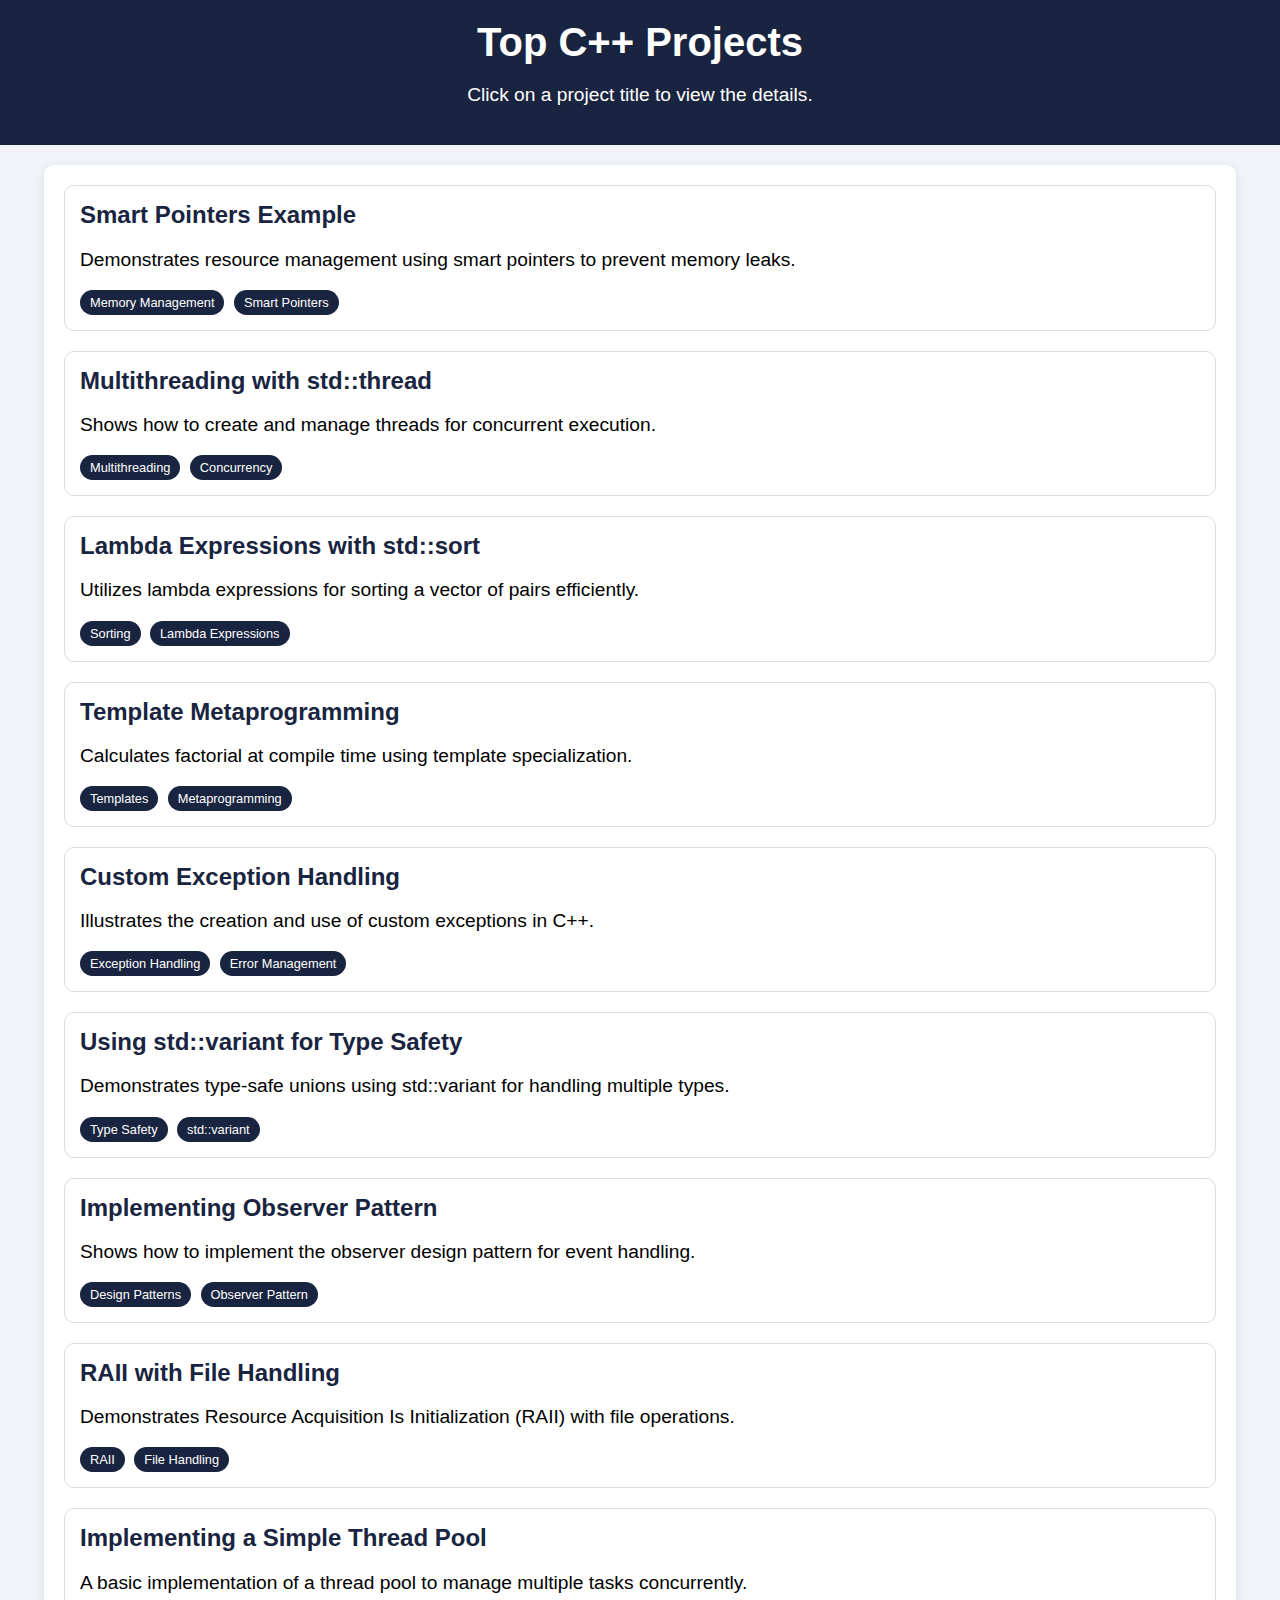
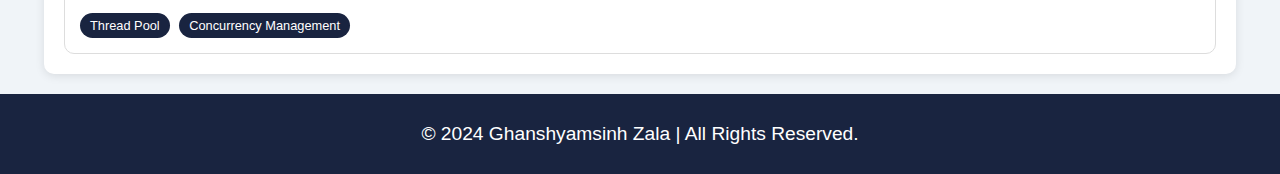
<file: C++/index.html>
<!DOCTYPE html>
<html lang="en">
<head>
    <meta charset="UTF-8">
    <meta name="viewport" content="width=device-width, initial-scale=1.0">
    <title>C++</title>
    <style>
        body {
            font-family: 'Arial', sans-serif;
            margin: 0;
            padding: 0;
            background-color: #f0f4f8;
            transition: background-color 0.3s, color 0.3s;
        }
        header {
            background: #192440;
            color: white;
            padding: 20px 0;
            text-align: center;
            position: relative;
        }
        h1 {
            margin: 0;
            font-size: 2.5em;
        }
        p {
            font-size: 1.2em;
        }
        main {
            max-width: 90%;
            margin: 20px auto;
            padding: 20px;
            background: white;
            border-radius: 10px;
            box-shadow: 0 2px 10px rgba(0, 0, 0, 0.1);
            display: flex;
            flex-direction: column;
            gap: 20px;
        }
        .project {
            padding: 15px;
            border: 1px solid #dddddd;
            border-radius: 10px;
            transition: background-color 0.3s, transform 0.3s;
            position: relative;
            overflow: hidden;
        }
        .project:hover {
            background-color: #f9f9f9;
            transform: translateY(-5px);
            box-shadow: 0 4px 20px rgba(0, 0, 0, 0.1);
        }
        .project h2 {
            margin: 0;
            font-size: 1.5em;
        }
        .project a {
            text-decoration: none;
            color: #192440;
            font-weight: bold;
        }
        .project a:hover {
            text-decoration: underline;
        }
        .project-description {
            display: flex;
            flex-direction: column;
            justify-content: space-between;
        }
        footer {
            text-align: center;
            padding: 10px 0;
            background: #192440;
            color: white;
        }
        .badge {
            background-color: #192440; 
            color: white; 
            padding: 5px 10px; 
            border-radius: 20px; 
            font-size: 0.8em; 
            margin-right: 5px; 
            display: inline-block; 
        }
    </style>
</head>
<body>
    <header>
        <h1>Top C++ Projects</h1>
        <p>Click on a project title to view the details.</p>
    </header>
    <main>
        <div class="project">
           <h2><a href="https://github.com/GZ30eee/C-Consteallation/tree/master/C%2B%2B/Smart_Pointer_Implementation" target="_blank">Smart Pointers Example</a></h2>
           <div class="project-description">
               <p>Demonstrates resource management using smart pointers to prevent memory leaks.</p>
               <div class="badges">
                   <span class="badge">Memory Management</span>
                   <span class="badge">Smart Pointers</span>
               </div>
           </div>
       </div>

       <div class="project">
           <h2><a href="https://github.com/GZ30eee/C-Consteallation/tree/master/C%2B%2B/Multithreading_with_std_thread" target="_blank">Multithreading with std::thread</a></h2>
           <div class="project-description">
               <p>Shows how to create and manage threads for concurrent execution.</p>
               <div class="badges">
                   <span class="badge">Multithreading</span>
                   <span class="badge">Concurrency</span>
               </div>
           </div>
       </div>

       <div class="project">
           <h2><a href="https://github.com/GZ30eee/C-Consteallation/tree/master/C%2B%2B/Lambda_Expressions_with_std_sort" target="_blank">Lambda Expressions with std::sort</a></h2>
           <div class="project-description">
               <p>Utilizes lambda expressions for sorting a vector of pairs efficiently.</p>
               <div class="badges">
                   <span class="badge">Sorting</span>
                   <span class="badge">Lambda Expressions</span>
               </div>
           </div>
       </div>

       <div class="project">
           <h2><a href="https://github.com/GZ30eee/C-Consteallation/tree/master/C%2B%2B/Template_Metaprogramming" target="_blank">Template Metaprogramming</a></h2>
           <div class="project-description">
               <p>Calculates factorial at compile time using template specialization.</p>
               <div class="badges">
                   <span class="badge">Templates</span>
                   <span class="badge">Metaprogramming</span>
               </div>
           </div>
       </div>

       <div class="project">
           <h2><a href="https://github.com/GZ30eee/C-Consteallation/tree/master/C%2B%2B/Custom_Exception_Handling" target="_blank">Custom Exception Handling</a></h2>
           <div class="project-description">
               <p>Illustrates the creation and use of custom exceptions in C++.</p>
               <div class="badges">
                   <span class="badge">Exception Handling</span>
                   <span class="badge">Error Management</span>
               </div>
           </div>
       </div>

       <div class="project">
           <h2><a href="https://github.com/GZ30eee/C-Consteallation/tree/master/C%2B%2B/Using_std_variant_for_Type_Safety" target="_blank">Using std::variant for Type Safety</a></h2>
           <div class="project-description">
               <p>Demonstrates type-safe unions using std::variant for handling multiple types.</p>
               <div class="badges">
                   <span class="badge">Type Safety</span>
                   <span class="badge">std::variant</span>
               </div>
           </div>
       </div>

       <div class="project">
           <h2><a href="https://github.com/GZ30eee/C-Consteallation/tree/master/C%2B%2B/Implementing_a_Simple_Observer_Pattern" target="_blank">Implementing Observer Pattern</a></h2>
           <div class="project-description">
               <p>Shows how to implement the observer design pattern for event handling.</p>
               <div class="badges">
                   <span class="badge">Design Patterns</span>
                   <span class="badge">Observer Pattern</span>
               </div>
           </div>
       </div>

       <div class="project">
           <h2><a href="https://github.com/GZ30eee/C-Consteallation/tree/master/C%2B%2B/RAII_with_File_Handling" target="_blank">RAII with File Handling</a></h2>
           <div class="project-description">
               <p>Demonstrates Resource Acquisition Is Initialization (RAII) with file operations.</p>
               <div class="badges">
                   <span class="badge">RAII</span>
                   <span class="badge">File Handling</span>
               </div>
           </div>
       </div>

       <div class="project">
           <h2><a href="https://github.com/GZ30eee/C-Consteallation/tree/master/C%2B%2B/Implementing_a_Simple_Thread_Pool" target="_blank">Implementing a Simple Thread Pool</a></h2>
           <div class="project-description">
               <p>A basic implementation of a thread pool to manage multiple tasks concurrently.</p>
               <div class="badges">
                   <span class="badge">Thread Pool</span>
                   <span class="badge">Concurrency Management</span>
               </div>
           </div>
       </div>

    </main>

    <!-- Footer Section -->
    <footer> 
     	<p>&copy; 2024 Ghanshyamsinh Zala | All Rights Reserved.</p> 
    </footer>

</body> 
</html>
</file>
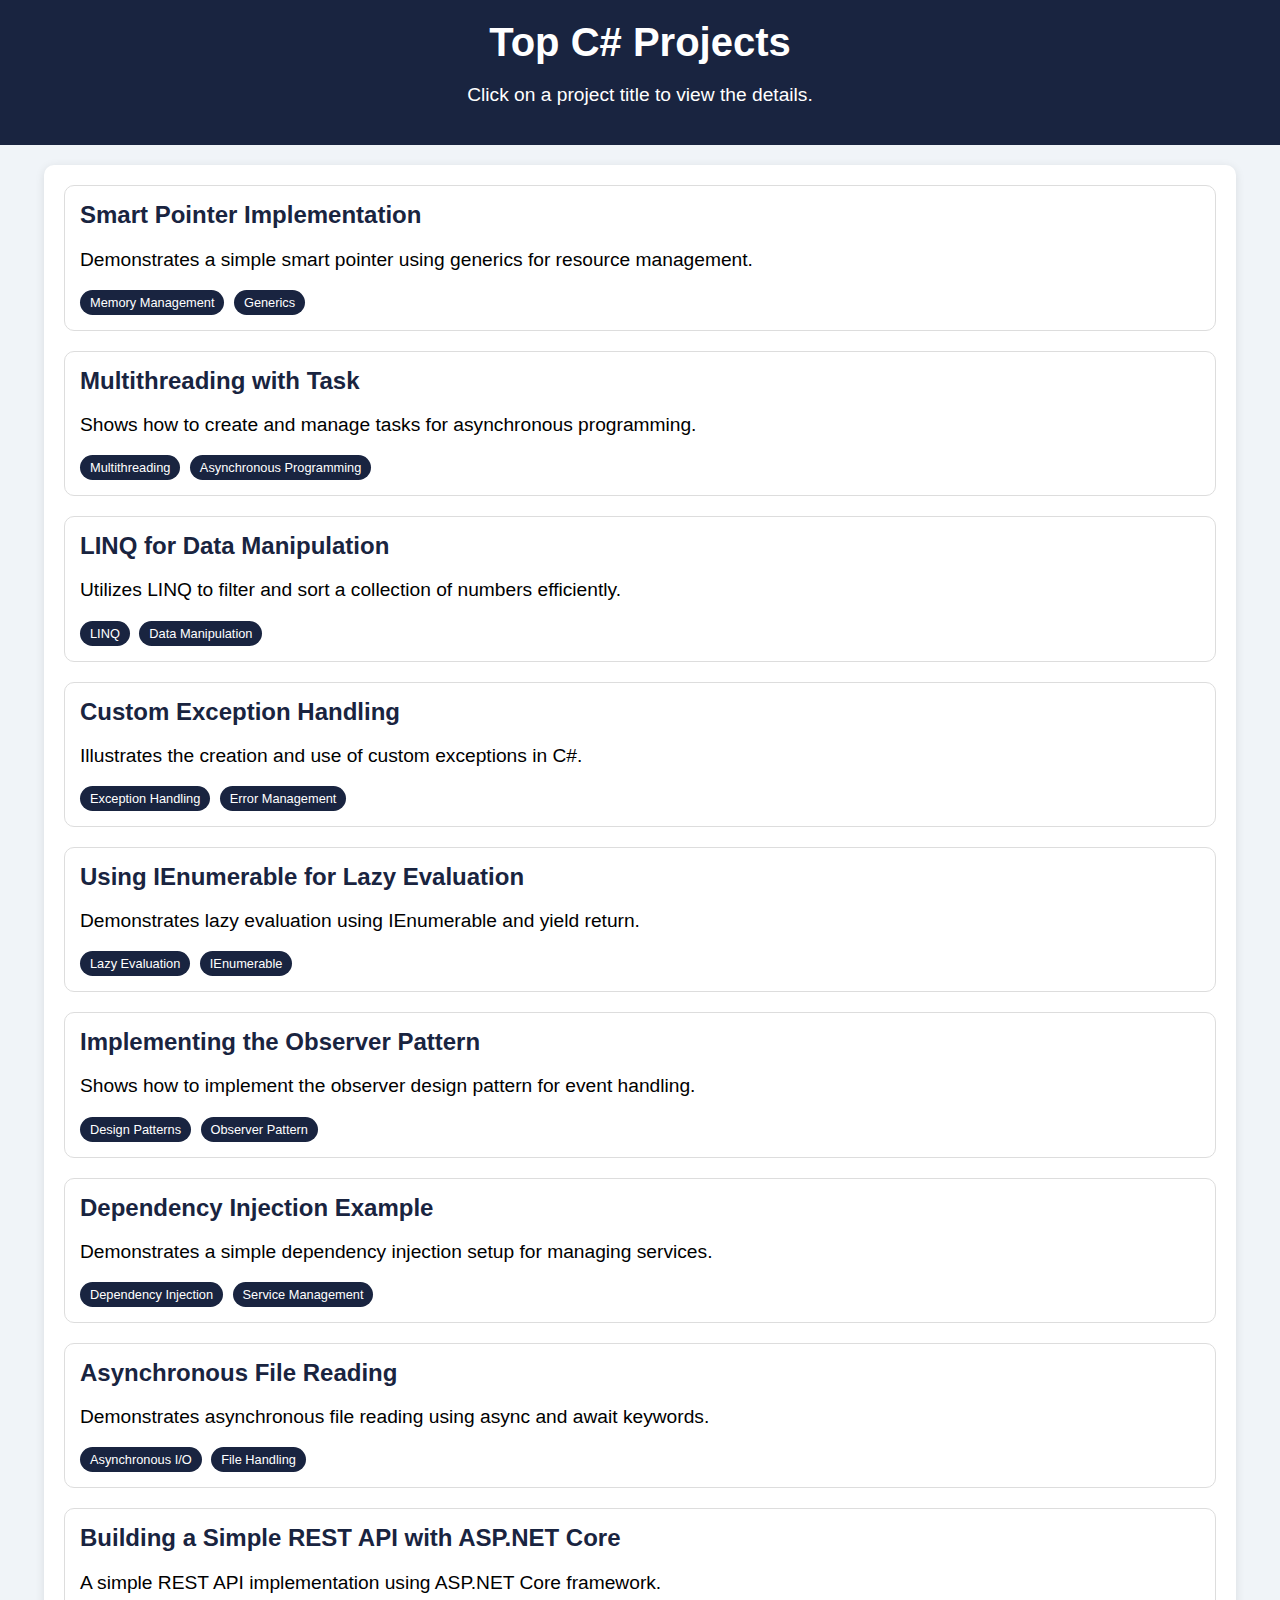
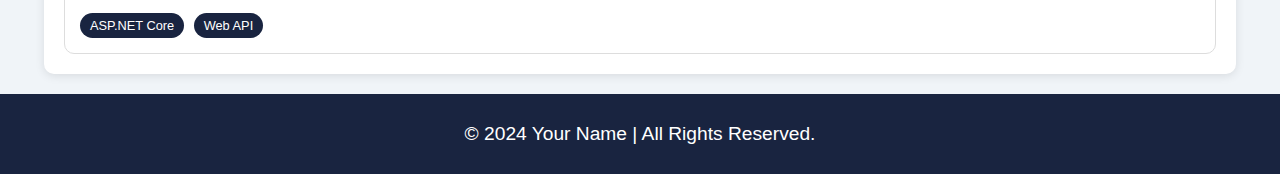
<file: C-sharp/index.html>
<!DOCTYPE html>
<html lang="en">
<head>
    <meta charset="UTF-8">
    <meta name="viewport" content="width=device-width, initial-scale=1.0">
    <title>C#</title>
    <style>
        body {
            font-family: 'Arial', sans-serif;
            margin: 0;
            padding: 0;
            background-color: #f0f4f8;
            transition: background-color 0.3s, color 0.3s;
        }
        header {
            background: #192440;
            color: white;
            padding: 20px 0;
            text-align: center;
            position: relative;
        }
        header p{
            color: white;
        }
        h1 {
            margin: 0;
            font-size: 2.5em;
        }
        p {
            font-size: 1.2em;
        }
        main {
            max-width: 90%;
            margin: 20px auto;
            padding: 20px;
            background: white;
            border-radius: 10px;
            box-shadow: 0 2px 10px rgba(0, 0, 0, 0.1);
            display: flex;
            flex-direction: column;
            gap: 20px;
        }
        .project {
            padding: 15px;
            border: 1px solid #dddddd;
            border-radius: 10px;
            transition: background-color 0.3s, transform 0.3s;
            position: relative;
            overflow: hidden;
        }
        .project:hover {
            background-color: #f9f9f9;
            transform: translateY(-5px);
            box-shadow: 0 4px 20px rgba(0, 0, 0, 0.1);
        }
        .project h2 {
            margin: 0;
            font-size: 1.5em;
        }
        .project a {
            text-decoration: none;
            color: #192440;
            font-weight: bold;
        }
        .project a:hover {
            text-decoration: underline;
        }
        .project-description {
            display: flex;
            flex-direction: column;
            justify-content: space-between;
        }
        footer {
            text-align: center;
            padding: 10px 0;
            background: #192440;
            color: white;
        }
        .badge {
            background-color: #192440; 
            color: white; 
            padding: 5px 10px; 
            border-radius: 20px; 
            font-size: 0.8em; 
            margin-right: 5px; 
            display: inline-block; 
        }
    </style>
</head>
<body>
    <header>
        <h1>Top C# Projects</h1>
        <p>Click on a project title to view the details.</p>
    </header>
    <main>
        
        <div class="project">
           <h2><a href="https://github.com/GZ30eee/C-Consteallation/tree/master/C-sharp/Smart_Pointer_Implementation" target="_blank">Smart Pointer Implementation</a></h2>
           <div class="project-description">
               <p>Demonstrates a simple smart pointer using generics for resource management.</p>
               <div class="badges">
                   <span class="badge">Memory Management</span>
                   <span class="badge">Generics</span>
               </div>
           </div>
       </div>

       <div class="project">
           <h2><a href="https://github.com/GZ30eee/C-Consteallation/tree/master/C-sharp/Multithreading_with_Task" target="_blank">Multithreading with Task</a></h2>
           <div class="project-description">
               <p>Shows how to create and manage tasks for asynchronous programming.</p>
               <div class="badges">
                   <span class="badge">Multithreading</span>
                   <span class="badge">Asynchronous Programming</span>
               </div>
           </div>
       </div>

       <div class="project">
           <h2><a href="https://github.com/GZ30eee/C-Consteallation/tree/master/C-sharp/LINQ_for_Data_Manipulation" target="_blank">LINQ for Data Manipulation</a></h2>
           <div class="project-description">
               <p>Utilizes LINQ to filter and sort a collection of numbers efficiently.</p>
               <div class="badges">
                   <span class="badge">LINQ</span>
                   <span class="badge">Data Manipulation</span>
               </div>
           </div>
       </div>

       <div class="project">
           <h2><a href="https://github.com/GZ30eee/C-Consteallation/tree/master/C-sharp/Custom_Exception_Handling" target="_blank">Custom Exception Handling</a></h2>
           <div class="project-description">
               <p>Illustrates the creation and use of custom exceptions in C#.</p>
               <div class="badges">
                   <span class="badge">Exception Handling</span>
                   <span class="badge">Error Management</span>
               </div>
           </div>
       </div>

       <div class="project">
           <h2><a href="https://github.com/GZ30eee/C-Consteallation/tree/master/C-sharp/Using_IEnumerable_for_Lazy_Evaluation" target="_blank">Using IEnumerable for Lazy Evaluation</a></h2>
           <div class="project-description">
               <p>Demonstrates lazy evaluation using IEnumerable and yield return.</p>
               <div class="badges">
                   <span class="badge">Lazy Evaluation</span>
                   <span class="badge">IEnumerable</span>
               </div>
           </div>
       </div>

       <div class="project">
           <h2><a href="https://github.com/GZ30eee/C-Consteallation/tree/master/C-sharp/Implementing_the_Observer_Pattern" target="_blank">Implementing the Observer Pattern</a></h2>
           <div class="project-description">
               <p>Shows how to implement the observer design pattern for event handling.</p>
               <div class="badges">
                   <span class="badge">Design Patterns</span>
                   <span class="badge">Observer Pattern</span>
               </div>
           </div>
       </div>

       <div class="project">
           <h2><a href="https://github.com/GZ30eee/C-Consteallation/tree/master/C-sharp/Dependency_Injection_Example" target="_blank">Dependency Injection Example</a></h2>
           <div class="project-description">
               <p>Demonstrates a simple dependency injection setup for managing services.</p>
               <div class="badges">
                   <span class="badge">Dependency Injection</span>
                   <span class="badge">Service Management</span>
               </div>
           </div>
       </div>

       <div class="project">
           <h2><a href="https://github.com/GZ30eee/C-Consteallation/tree/master/C-sharp/Asynchronous_File_Reading" target="_blank">Asynchronous File Reading</a></h2>
           <div class="project-description">
               <p>Demonstrates asynchronous file reading using async and await keywords.</p>
               <div class="badges">
                   <span class="badge">Asynchronous I/O</span> 
                   <span class="badge">File Handling</span> 
               </div>  
           </div>  
       </div>

       <div class="project">
           <h2><a href="https://github.com/GZ30eee/C-Consteallation/tree/master/C-sharp/Building_a_Simple_REST_API_with_ASP.NET_Core" target="_blank">Building a Simple REST API with ASP.NET Core</a></h2>
           <div class="project-description">
               <p>A simple REST API implementation using ASP.NET Core framework.</p>
               <div class="badges">
                   <span class="badge">ASP.NET Core</span> 
                   <span class="badge">Web API</span> 
               </div>  
           </div>  
       </div>

    </main>

    <!-- Footer Section -->
    <footer> 
     	<p>&copy; 2024 Your Name | All Rights Reserved.</p> 
    </footer>

</body> 
</html>
</file>
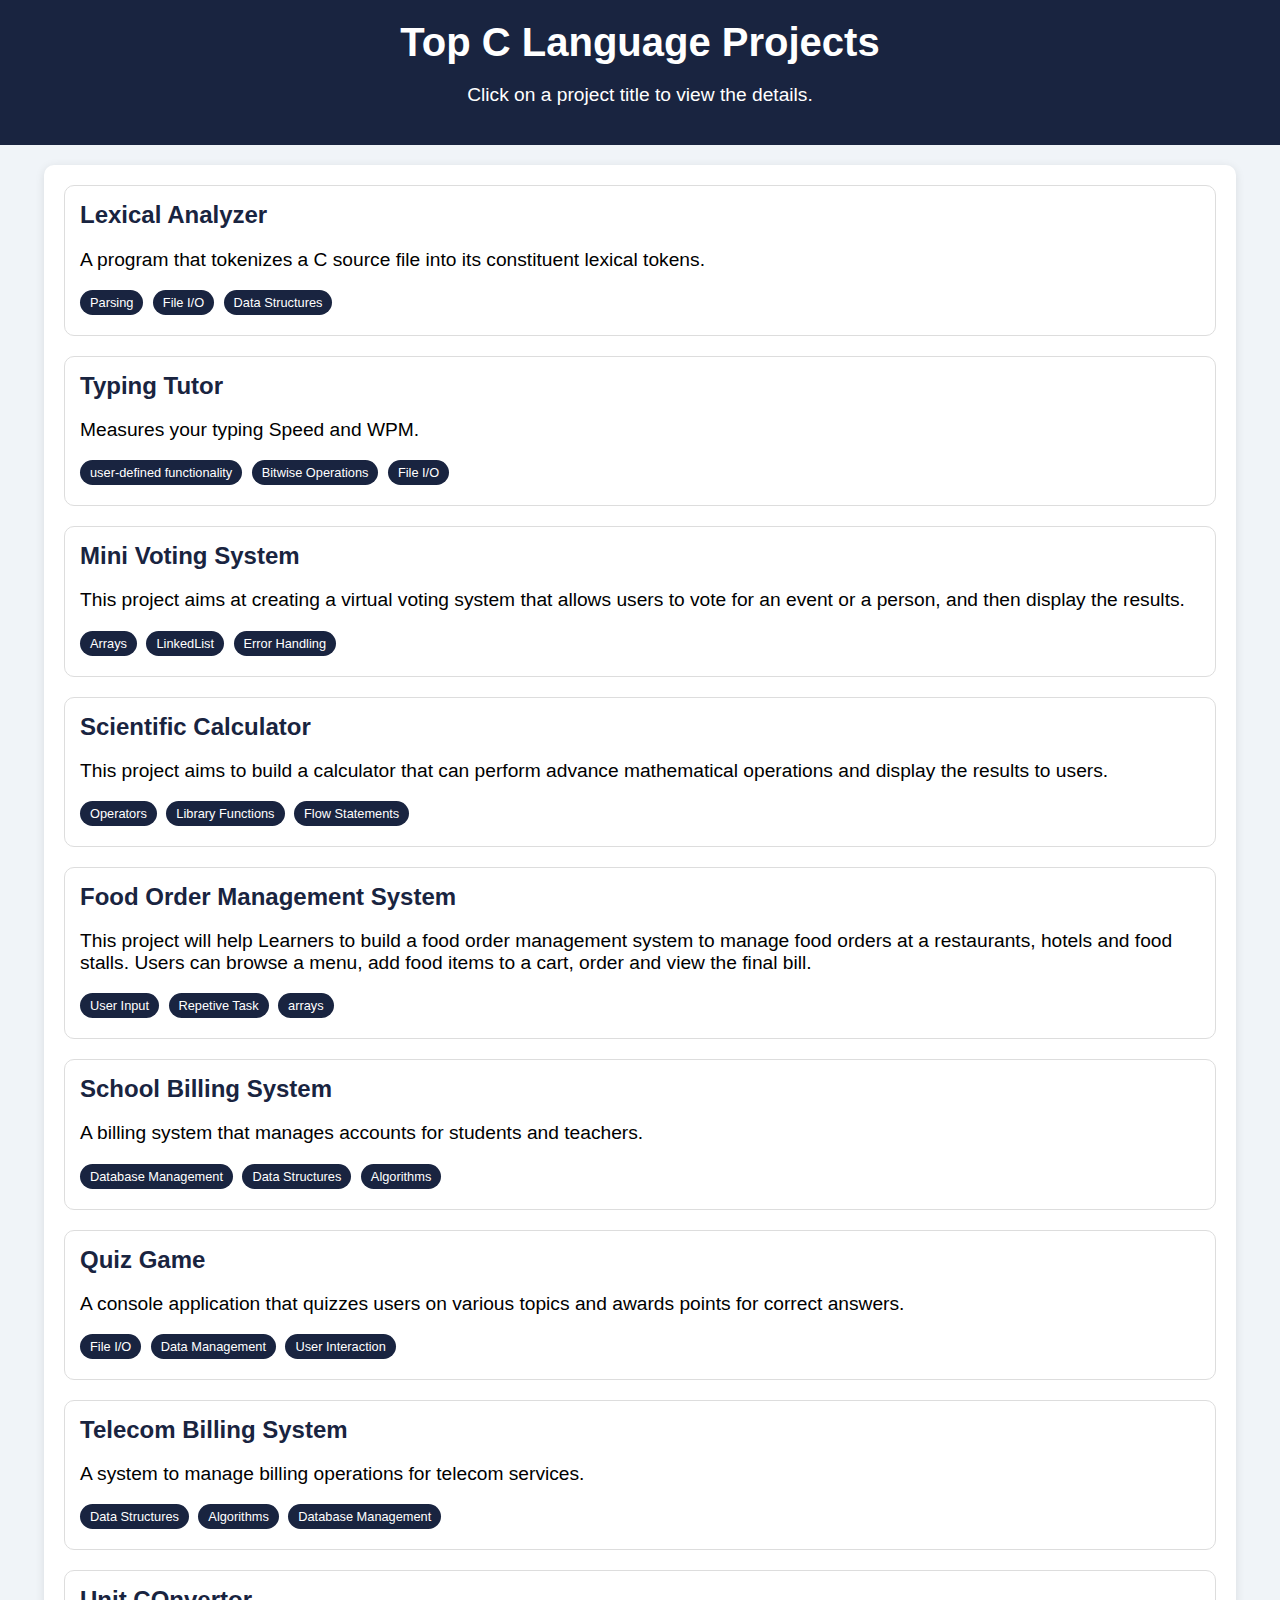
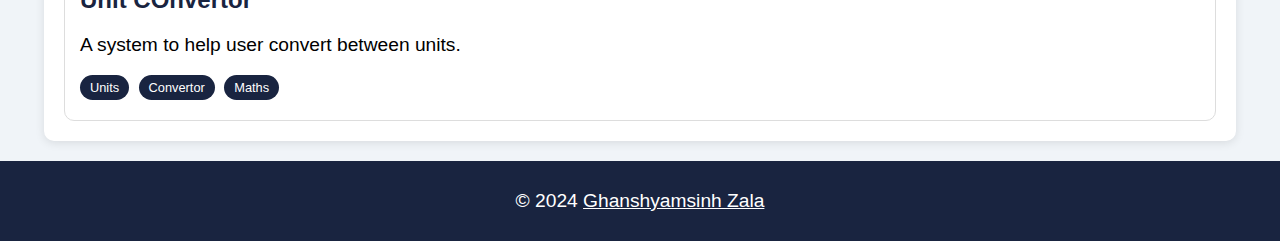
<file: C/index.html>
<!DOCTYPE html>
<html lang="en">
<head>
    <meta charset="UTF-8">
    <meta name="viewport" content="width=device-width, initial-scale=1.0">
    <title>C</title>
    <style>
         body {
            font-family: 'Arial', sans-serif;
            margin: 0;
            padding: 0;
            background-color: #f0f4f8;
            transition: background-color 0.3s, color 0.3s;
        }

        header {
            background: #192440;
            color: white;
            padding: 20px 0;
            text-align: center;
            position: relative;
        }
        header p{
            color: white;
        }

        h1 {
            margin: 0;
            font-size: 2.5em;
        }

        p {
            font-size: 1.2em;
        }

        #toggleTheme {
            background: #ffffff;
            border: none;
            color: #192440;
            padding: 10px 20px;
            border-radius: 5px;
            cursor: pointer;
            font-size: 1em;
            transition: background 0.3s, color 0.3s;
        }

        #toggleTheme:hover {
            background: #e1e1e1;
        }

        main {
            max-width: 90%;
            margin: 20px auto;
            padding: 20px;
            background: white;
            border-radius: 10px;
            box-shadow: 0 2px 10px rgba(0, 0, 0, 0.1);
            display: flex;
            flex-direction: column;
            gap: 20px;
            animation: slideIn 0.5s ease;
        }

        .project {
            padding: 15px;
            border: 1px solid #dddddd;
            border-radius: 10px;
            transition: background-color 0.3s, transform 0.3s;
            position: relative;
            overflow: hidden;
        }

        .project:hover {
            background-color: #f9f9f9;
            transform: translateY(-5px);
            box-shadow: 0 4px 20px rgba(0, 0, 0, 0.1);
        }

        .project h2 {
            margin: 0;
            font-size: 1.5em;
        }

        .project a {
            text-decoration: none;
            color: #192440;
            font-weight: bold;
        }

        .project a:hover {
            text-decoration: underline;
        }

        .project-description {
            display: flex;
            flex-direction: column;
            justify-content: space-between;
        }

        footer {
            text-align: center;
            padding: 10px 0;
            background: #192440;
            color: white;
            position: relative;
            bottom: 0;
            width: 100%;
            margin-top: auto;
        }

        .badge {
            background-color: #192440;
            color: white;
            padding: 5px 10px;
            border-radius: 20px;
            font-size: 0.8em;
            margin-right: 5px;
            display: inline-block;
            margin-bottom: 5px;
        }

        @keyframes slideIn {
            from { transform: translateY(-20px); opacity: 0; }
            to { transform: translateY(0); opacity: 1; }
        }

        /* Dark mode styles */
        .dark-mode {
            background-color: #333;
            color: #f0f4f8;
        }

        .dark-mode header, .dark-mode footer {
            background: #222;
        }

        .dark-mode .project {
            border-color: #555;
            background: #444;
        }

        .dark-mode .project a {
            color: #192440;
        }

        .dark-mode #toggleTheme {
            background: #555;
            color: #f0f4f8;
        }

        .dark-mode #toggleTheme:hover {
            background: #666;
        }

        /* Responsive Styles */
        @media (max-width: 768px) {
            h1 {
                font-size: 2em;
            }

            p {
                font-size: 1em;
            }

            main {
                max-width: 95%;
                padding: 15px;
            }

            .project h2 {
                font-size: 1.3em;
            }

            .badge {
                font-size: 0.7em;
                padding: 4px 8px;
            }
        }

        @media (max-width: 480px) {
            h1 {
                font-size: 1.8em;
            }

            p {
                font-size: 0.9em;
            }

            #toggleTheme {
                padding: 8px 15px;
                font-size: 0.9em;
            }

            main {
                max-width: 100%;
                padding: 10px;
            }

            .project h2 {
                font-size: 1.2em;
            }

            .badge {
                font-size: 0.6em;
                padding: 3px 6px;
            }
        }
    </style>
</head>
<body>
    <header>
        <h1>Top C Language Projects</h1>
        <p>Click on a project title to view the details.</p>
        <!-- <button id="toggleTheme">Toggle Dark Mode</button> -->
    </header>
    <main>
        <div class="project">
            <h2><a href="https://github.com/GZ30eee/C-Consteallation/tree/master/C/Lexical%20Analyzer" target="_blank">Lexical Analyzer</a></h2>
            <div class="project-description">
                <p>A program that tokenizes a C source file into its constituent lexical tokens.</p>
                <div class="badges">
                    <span class="badge">Parsing</span>
                    <span class="badge">File I/O</span>
                    <span class="badge">Data Structures</span>
                </div>
            </div>
        </div>
        <div class="project">
            <h2><a href="https://github.com/GZ30eee/C-Consteallation/tree/master/C/Typing%20Tutor" target="_blank">Typing Tutor</a></h2>
            <div class="project-description">
                <p>Measures your typing Speed and WPM.</p>
                <div class="badges">
                    <span class="badge">user-defined functionality</span>
                    <span class="badge">Bitwise Operations</span>
                    <span class="badge">File I/O</span>
                </div>
            </div>
        </div>
        <div class="project">
            <h2><a href="https://github.com/GZ30eee/C-Consteallation/tree/master/C/Mini%20Voting%20System" target="_blank">Mini Voting System</a></h2>
            <div class="project-description">
                <p>This project aims at creating a virtual voting system that allows users to vote for an event or a person, and then display the results. </p>
                <div class="badges">
                    <span class="badge">Arrays</span>
                    <span class="badge">LinkedList</span>
                    <span class="badge">Error Handling</span>
                </div>
            </div>
        </div>
        <div class="project">
            <h2><a href="https://github.com/GZ30eee/C-Consteallation/tree/master/C/Scientific%20Calculator" target="_blank">Scientific Calculator</a></h2>
            <div class="project-description">
                <p>This project aims to build a calculator that can perform advance mathematical operations and display the results to users. </p>
                <div class="badges">
                    <span class="badge">Operators</span>
                    <span class="badge">Library Functions</span>
                    <span class="badge">Flow Statements</span>
                </div>
            </div>
        </div>
        <div class="project">
            <h2><a href="https://github.com/GZ30eee/C-Consteallation/tree/master/C/Food%20Order%20Management%20System" target="_blank">Food Order Management System</a></h2>
            <div class="project-description">
                <p>This project will help Learners to build a food order management system to manage food orders at a restaurants, hotels and food stalls. Users can browse a menu, add food items to a cart, order and view the final bill.</p>
                <div class="badges">
                    <span class="badge">User Input</span>
                    <span class="badge">Repetive Task</span>
                    <span class="badge">arrays</span>
                </div>
            </div>
        </div>
        <div class="project">
            <h2><a href="https://github.com/GZ30eee/C-Consteallation/tree/master/C/School%20Billing%20System" target="_blank">School Billing System</a></h2>
            <div class="project-description">
                <p>A billing system that manages accounts for students and teachers.</p>
                <div class="badges">
                    <span class="badge">Database Management</span>
                    <span class="badge">Data Structures</span>
                    <span class="badge">Algorithms</span>
                </div>
            </div>
        </div>
        <div class="project">
            <h2><a href="https://github.com/GZ30eee/C-Consteallation/tree/master/C/Quiz%20Game" target="_blank">Quiz Game</a></h2>
            <div class="project-description">
                <p>A console application that quizzes users on various topics and awards points for correct answers.</p>
                <div class="badges">
                    <span class="badge">File I/O</span>
                    <span class="badge">Data Management</span>
                    <span class="badge">User Interaction</span>
                </div>
            </div>
        </div>
        <div class="project">
            <h2><a href="https://github.com/GZ30eee/C-Consteallation/tree/master/C/Telecom%20Billing%20System" target="_blank">Telecom Billing System</a></h2>
            <div class="project-description">
                <p>A system to manage billing operations for telecom services.</p>
                <div class="badges">
                    <span class="badge">Data Structures</span>
                    <span class="badge">Algorithms</span>
                    <span class="badge">Database Management</span>
                </div>
            </div>
        </div>
        <div class="project">
            <h2><a href="https://github.com/GZ30eee/C-Consteallation/tree/master/C/Unit%20Convertor" target="_blank">Unit COnvertor</a></h2>
            <div class="project-description">
                <p>A system to help user convert between units.</p>
                <div class="badges">
                    <span class="badge">Units</span>
                    <span class="badge">Convertor</span>
                    <span class="badge">Maths</span>
                </div>
            </div>
        </div>
    </main>
    <footer>
        <p>&copy; 2024 <a href="" style="color: white; text-decoration: underline;">Ghanshyamsinh Zala</a></p>
    </footer>

    <script>
        // Dark mode toggle functionality
        const toggleThemeButton = document.getElementById('toggleTheme');
        toggleThemeButton.addEventListener('click', () => {
            document.body.classList.toggle('dark-mode');
            toggleThemeButton.textContent = document.body.classList.contains('dark-mode') ? 'Toggle Light Mode' : 'Toggle Dark Mode';
        });
    </script>
</body>
</html>
</file>
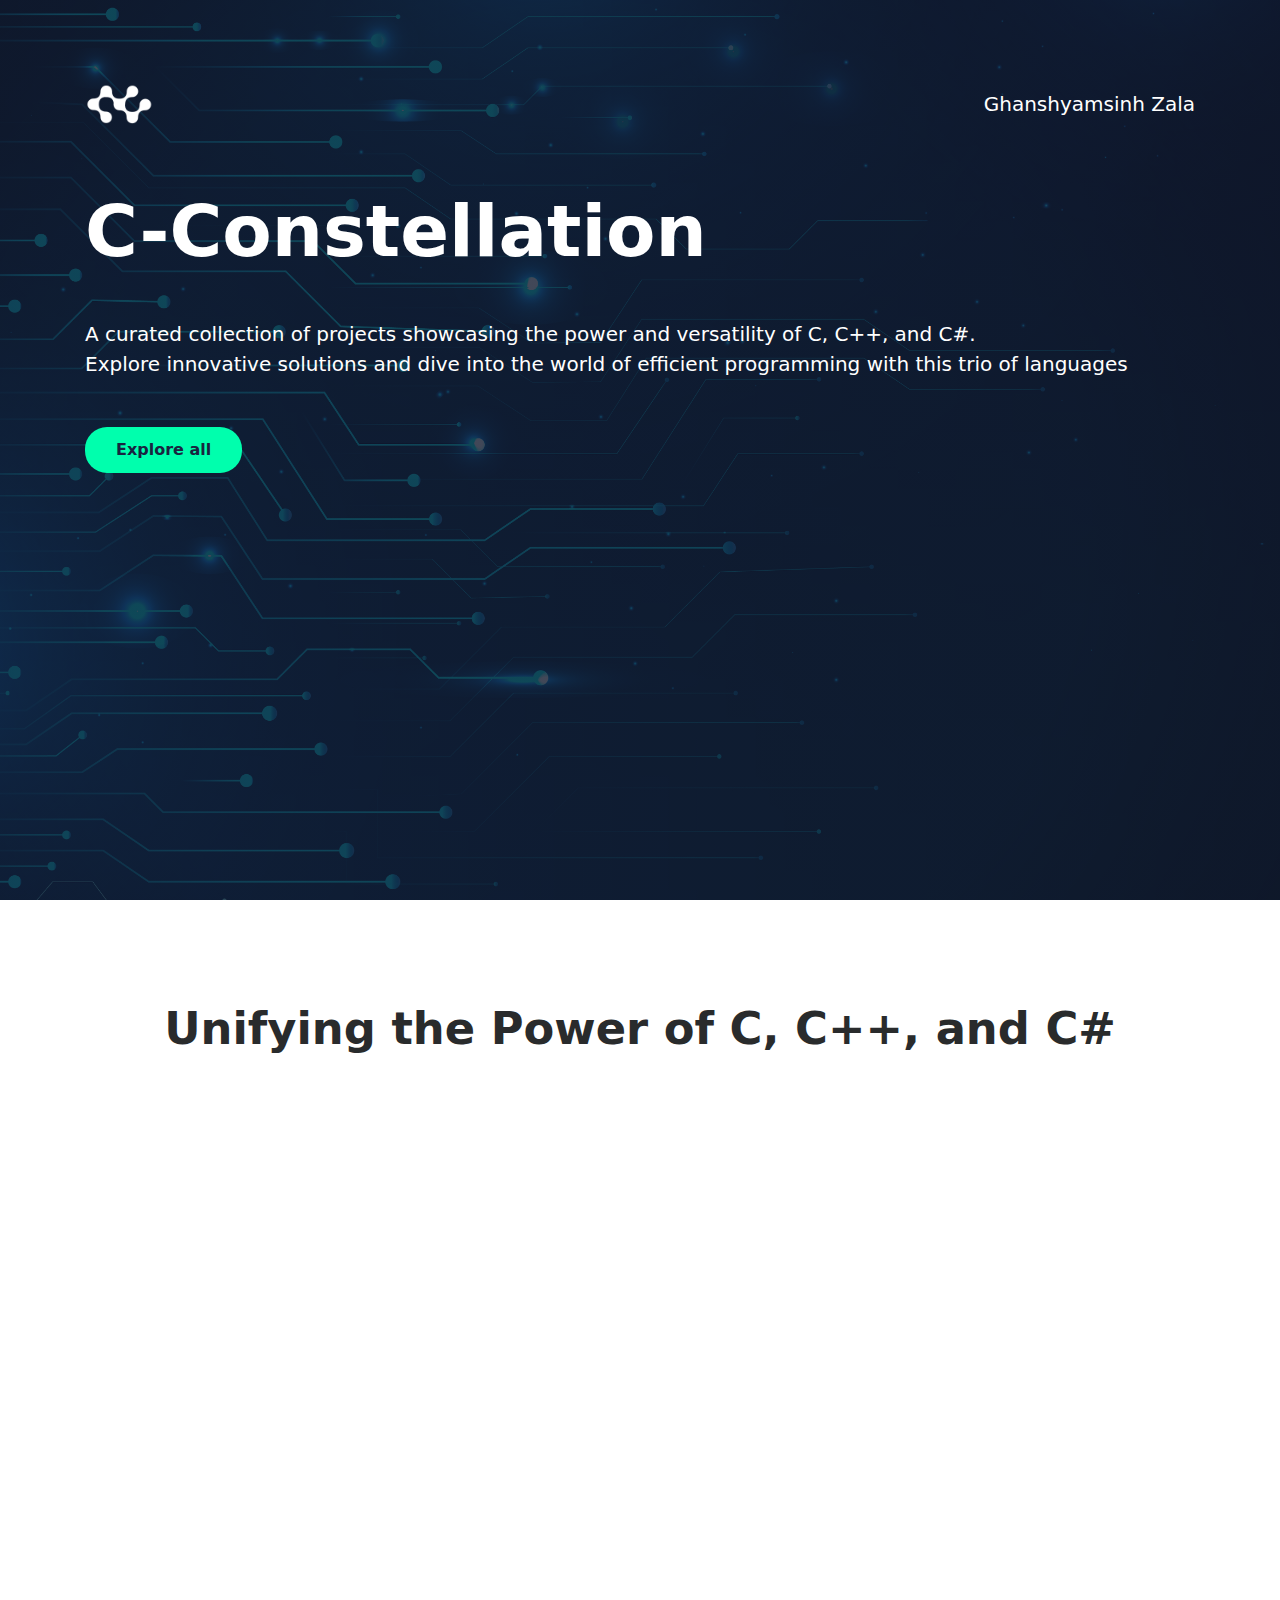
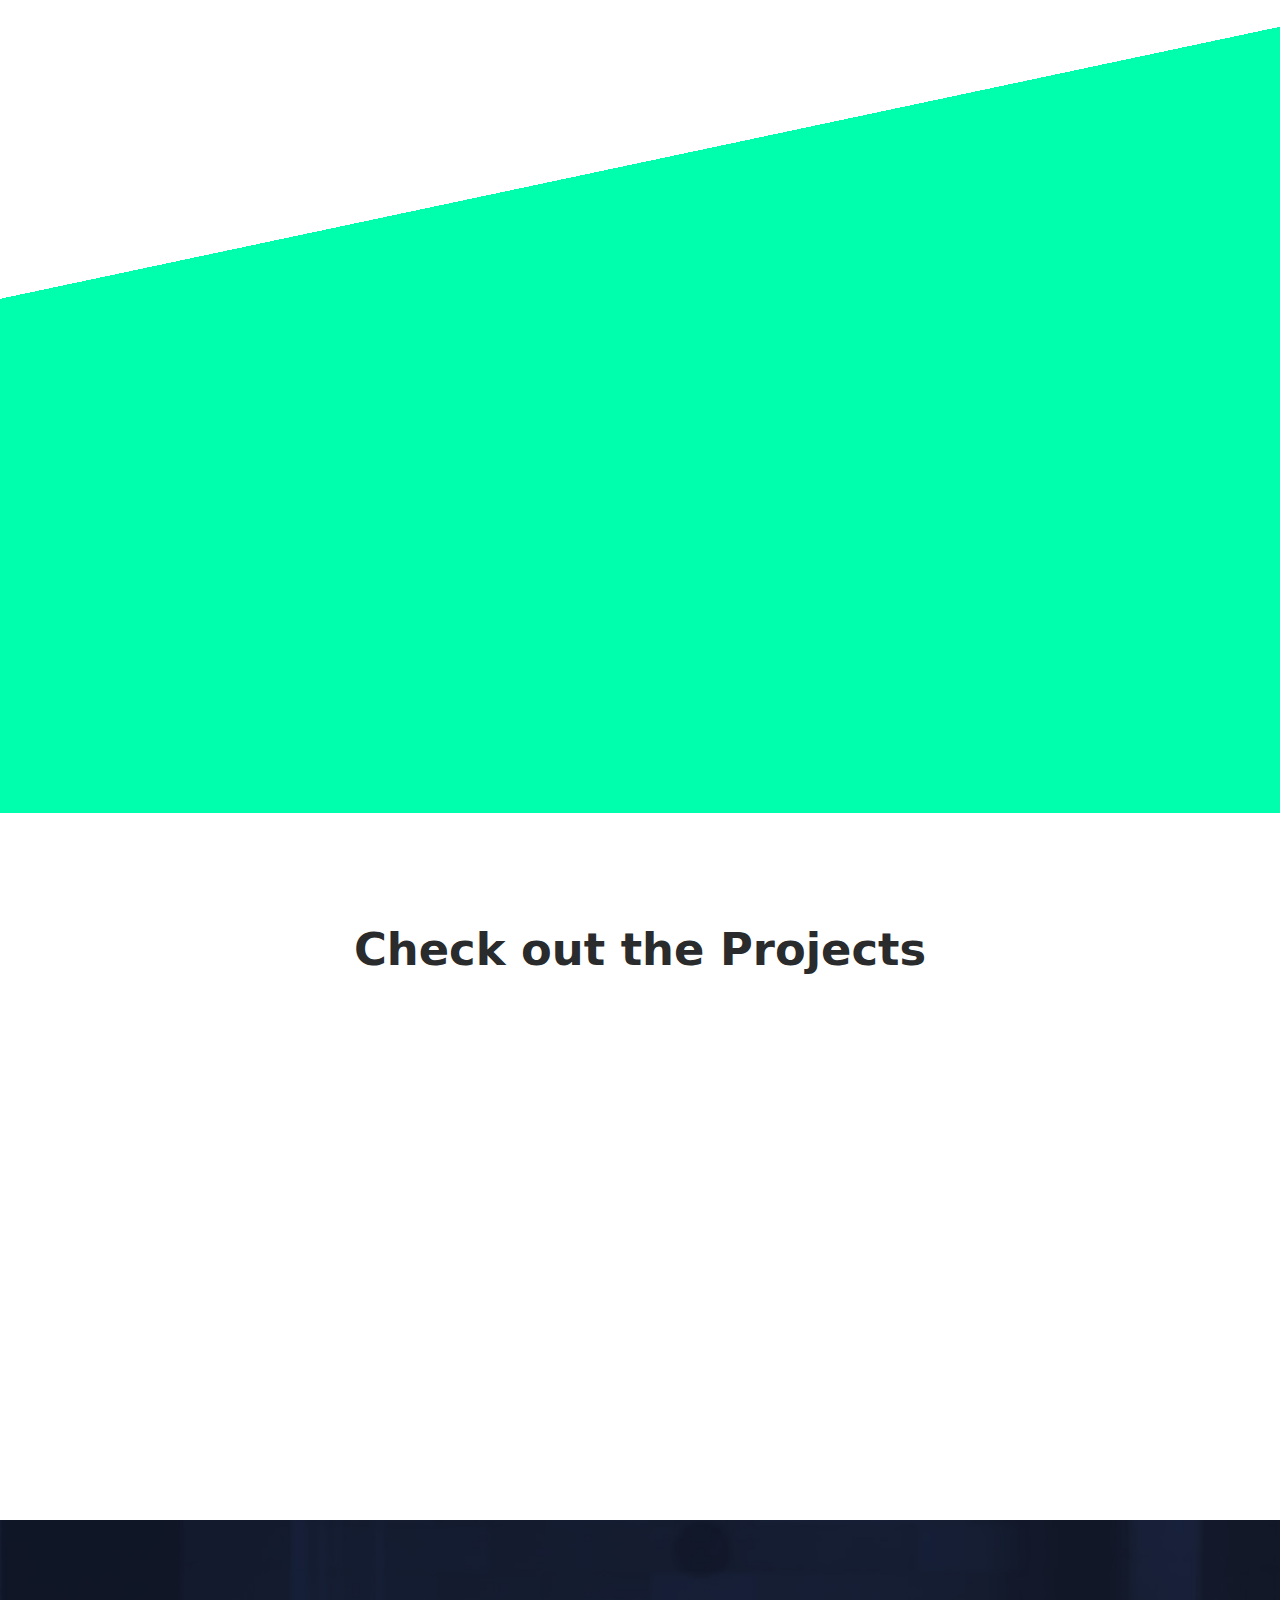
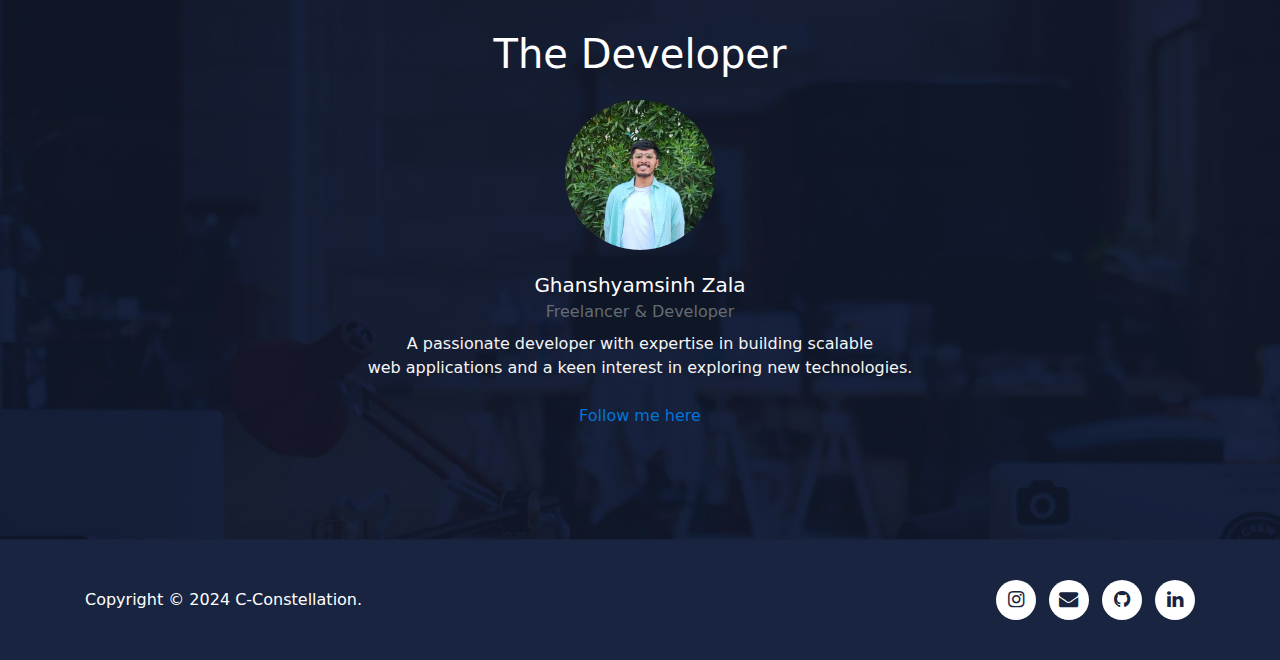
<file: Main/index.html>
<!DOCTYPE html>
<html lang="zh-TW">
<head>
    <meta charset="UTF-8">
    <meta name="viewport" content="width=device-width, initial-scale=1, shrink-to-fit=no">
    <title>C-Constellation</title>
    <meta name="description" content="Free bootstrap template Atlas">
    <link rel="icon" href="img/logo.png" sizes="32x32" type="image/png">
    <!-- custom.css -->
    <link rel="stylesheet" href="css/custom.css">
    <!-- bootstrap.min.css -->
    <link rel="stylesheet" href="css/bootstrap.min.css">
	<!-- font-awesome -->
    <link rel="stylesheet" href="font-awesome-4.7.0/css/font-awesome.min.css">
    
    <!-- AOS -->
    <link rel="stylesheet" href="css/aos.css">
</head>

<body>
    <!-- banner -->
    <div class="jumbotron jumbotron-fluid" id="banner" 
    style="height: 100vh; width: 100%; 
           background: linear-gradient(rgba(18, 26, 46, 0.8), rgba(18, 26, 46, 0.8)), 
           url('img/v617batch2-bb-01-technology.jpg'); 
           background-size: cover; background-position: center;">
       <div class="container text-center text-md-left">
            <header>
                <div class="row justify-content-between">
                    <div class="col-2">
                        <img src="img/logo.png" alt="logo">
                    </div>
                    <div class="col-6 align-self-center text-right">
                        <a href="https://linktr.ee/ghza3006" class="text-white lead" target="_blank">Ghanshyamsinh Zala</a>
                    </div>
                </div>
            </header>
            <h1 data-aos="fade" data-aos-easing="linear" data-aos-duration="1000" data-aos-once="true" class="display-3 text-white font-weight-bold my-5">
            	C-Constellation
            </h1>
            <p data-aos="fade" data-aos-easing="linear" data-aos-duration="1000" data-aos-once="true" class="lead text-white my-4">
                A curated collection of projects showcasing the power and versatility of C, C++, and C#.<br>
                Explore innovative solutions and dive into the world of efficient programming with this trio of languages
            </p>
            <a href="#price-table" data-aos="fade" data-aos-easing="linear" data-aos-duration="1000" data-aos-once="true" class="btn my-4 font-weight-bold atlas-cta cta-green">Explore all</a>
        </div>
    </div>
    <!-- three-blcok -->
    <div class="container my-5 py-2">
        <h2 class="text-center font-weight-bold my-5">Unifying the Power of C, C++, and C#</h2>
        <div class="row">
            <div data-aos="fade-up" data-aos-delay="0" data-aos-duration="1000" data-aos-once="true" class="col-md-4 text-center">
                <img src="img/smart-protect-1.jpg" alt="Anti-spam" class="mx-auto">
                <h4>Optimized Performance</h4>
                <p>Harness the efficiency of the C-family with highly performant code examples.                </p>
            </div>
            <div data-aos="fade-up" data-aos-delay="200" data-aos-duration="1000" data-aos-once="true" class="col-md-4 text-center">
                <img src="img/smart-protect-2.jpg" alt="Phishing Detect" class="mx-auto">
                <h4>Versatile Solutions</h4>
                <p>Discover projects addressing diverse programming needs across multiple domains.</p>
            </div>
            <div data-aos="fade-up" data-aos-delay="400" data-aos-duration="1000" data-aos-once="true" class="col-md-4 text-center">
                <img src="img/smart-protect-3.jpg" alt="Smart Scan" class="mx-auto">
                <h4>Dive into Innovation</h4>
                <p>Explore groundbreaking implementations crafted with precision and a focus on modern solutions.</p>
            </div>
        </div>
    </div>
    <!-- feature (skew background) -->
    <div class="jumbotron jumbotron-fluid feature" id="feature-first">
        <div class="container my-5">
            <div class="row justify-content-between text-center text-md-left">
                <div data-aos="fade-right" data-aos-duration="1000" data-aos-once="true" class="col-md-6">
                    <h2 class="font-weight-bold">Explore C++ Insights</h2>
                    <p class="my-4">This project is part of my completing the language series.
                        <br>Where each langauge gets its mini project</p>
                    <a href="https://gz30eee.github.io/C-Consteallation/C++/index.html" class="btn my-4 font-weight-bold atlas-cta cta-blue" target="_blank">Learn More</a>
                </div>
                <div data-aos="fade-left" data-aos-duration="1000" data-aos-once="true" class="col-md-6 align-self-center" style="width: 100%; height: 300px; overflow: hidden;">
                    <img src="img/32148 1.png" alt="Take a look inside" class="mx-auto d-block" style="object-fit:contain; width: 100%; height: 100%;">
                </div>
                
            </div>
        </div>
    </div>
    <!-- feature (green background) -->
    <div class="jumbotron jumbotron-fluid feature" id="feature-last">
        <div class="container">
            <div class="row justify-content-between text-center text-md-left">
                <div data-aos="fade-left" data-aos-duration="1000" data-aos-once="true" class="col-md-6 flex-md-last">
                    <h2 class="font-weight-bold">Code Reliabality</h2>
                    <p class="my-4">
                        The code is reliable and can be understood easily,
                        <br>with help of basic knowledge.
                    </p>
                    <a href="#price-table" class="btn my-4 font-weight-bold atlas-cta cta-blue">Learn More</a>
                </div>
                <div data-aos="fade-left" data-aos-duration="1000" data-aos-once="true" class="col-md-6 align-self-center" style="width: 100%; height: 300px; overflow: hidden;">
                    <img src="img/visual-studio-code-logo.png" alt="Take a look inside" class="mx-auto d-block" style="object-fit:contain; width: 100%; height: 100%;">
                </div>
            </div>
        </div>
    </div>

    

    <!-- price table -->
    <div class="container my-5 py-2" id="price-table">
        <h2 class="text-center font-weight-bold d-block mb-3">Check out the Projects</h2>
        <div class="row">
            <div data-aos="fade-right" data-aos-delay="200" data-aos-duration="1000" data-aos-once="true" class="col-md-4 text-center py-4 mt-5">
                <h4 class="my-4">C-sharp</h4>
                <!-- <p class="font-weight-bold">$ <span class="display-2 font-weight-bold">0</span> / MO.</p> -->
                <ul class="list-unstyled">
                    <li>LINQ for Data Manipulation</li>
                    <li>Custom Exception Handling</li>
                    <li>Using IEnumerable for Lazy Evaluation</li>
                    <li>Implementing the Observer Pattern</li>
                </ul>
                <a href="https://gz30eee.github.io/C-Consteallation/C-sharp/index.html" class="btn my-4 font-weight-bold atlas-cta cta-ghost" target="_blank">View all</a>
            </div>
            <div data-aos="fade-up" data-aos-duration="1000" data-aos-once="true" class="col-md-4 text-center py-4 mt-5 rounded" id="price-table__premium">
                <h4 class="my-4">C++</h4>
                <!-- <p class="font-weight-bold">$ <span class="display-2 font-weight-bold">10</span> / MO.</p> -->
                <ul class="list-unstyled">
                    <li>Smart Pointers Example</li>
                    <li>Multithreading with std::thread</li>
                    <li>Lambda Expressions with std::sort</li>
                    <li>Template Metaprogramming</li>
                </ul>
                <a href="https://gz30eee.github.io/C-Consteallation/C++/index.html" class="btn my-4 font-weight-bold atlas-cta cta-green" target="_blank">View all</a>
            </div>
            <div data-aos="fade-left" data-aos-delay="200" data-aos-duration="1000" data-aos-once="true" class="col-md-4 text-center py-4 mt-5">
                <h4 class="my-4">C</h4>
                <!-- <p class="font-weight-bold">$ <span class="display-2 font-weight-bold">30</span> / MO.</p> -->
                <ul class="list-unstyled">
                    <li>Lexical Analyzer</li>
                    <li>Typing Tutor</li>
                    <li>Mini Voting System</li>
                    <li>Scientific Calculator</li>
                    
                </ul>
                <a href="https://gz30eee.github.io/C-Consteallation/C/index.html" class="btn my-4 font-weight-bold atlas-cta cta-ghost" target="_blank">View all</a>
            </div>
        </div>
    </div>
    <!-- client -->
    <!-- <div class="jumbotron jumbotron-fluid">
        <div class="container">
            <div class="row">
                <div class="col-sm-4 col-md-2 py-2 align-self-center">
                    <img src="img/client-1.png" class="mx-auto d-block">
                </div>
                <div class="col-sm-4 col-md-2 py-2 align-self-center">
                    <img src="img/client-2.png" class="mx-auto d-block">
                </div>
                <div class="col-sm-4 col-md-2 py-2 align-self-center">
                    <img src="img/client-3.png" class="mx-auto d-block">
                </div>
                <div class="col-sm-4 col-md-2 py-2 align-self-center">
                    <img src="img/client-4.png" class="mx-auto d-block">
                </div>
                <div class="col-sm-4 col-md-2 py-2 align-self-center">
                    <img src="img/client-5.png" class="mx-auto d-block">
                </div>
                <div class="col-sm-4 col-md-2 py-2 align-self-center">
                    <img src="img/client-6.png" class="mx-auto d-block">
                </div>
            </div>
        </div>
    </div> -->
    <!-- contact -->
    <div class="jumbotron jumbotron-fluid" id="contact" style="background-image: url(img/contact-bk.jpg); color: white;">
        <div class="container my-5">
            <div class="container text-center">
                <!-- Title -->
                <h1 class="white fs-l3 lh-2 md-fs-xl1 md-lh-1 fw-900 poppins-bold">The Developer</h1>
              
                <!-- Profile Picture -->
                <div class="my-4">
                  <img 
                    src="./img/1723917622573.jpg" 
                    alt="Profile Picture" 
                    class="img-fluid rounded-circle" 
                    style="width: 150px; height: 150px; display: block; margin: 0 auto;">
                </div>
              
                <!-- Name -->
                <h5 class="mb-1">Ghanshyamsinh Zala</h5>
              
                <!-- Designation -->
                <p class="text-muted mb-2">Freelancer & Developer</p>
              
                <!-- Short Description -->
                <p class="mb-4" style="color: whitesmoke;">
                  A passionate developer with expertise in building scalable</br>web applications and a keen interest in exploring new technologies.
                </p>
              
                <!-- Social Media Icons -->
                <div>
                  <a href="https://linktr.ee/ghza3006" target="_blank" class="poppins-semibold">Follow me here</a>
                </div>
              </div>
              
        </div>
    </div>

	<!-- copyright -->
	<div class="jumbotron jumbotron-fluid" id="copyright">
        <div class="container">
            <div class="row justify-content-between">
            	<div class="col-md-6 text-white align-self-center text-center text-md-left my-2">
                    Copyright © 2024 C-Constellation.
                </div>
                <div class="col-md-6 align-self-center text-center text-md-right my-2" id="social-media">
                    <a href="https://www.instagram.com/ghanshyamsinh_zala__/" class="d-inline-block text-center ml-2">
                    	<i class="fa fa-instagram" aria-hidden="true"></i>
                    </a>
                    <a href="mailto:ghza3006.com" class="d-inline-block text-center ml-2">
    			<i class="fa fa-envelope" aria-hidden="true"></i>
		    </a>
                    <a href="https://github.com/GZ30eee" class="d-inline-block text-center ml-2">
                    	<i class="fa fa-github" aria-hidden="true"></i>
                    </a>
                    <a href="https://linkedin.com/in/ghanshyamsinhzala" class="d-inline-block text-center ml-2">
                    	<i class="fa fa-linkedin" aria-hidden="true"></i>
                    </a>
                </div>
            </div>
        </div>
    </div>
    
    <!-- AOS -->
    <script src="js/aos.js"></script>
    <script>
      AOS.init({
      });
    </script>
</body>

</html>
</file>
<file: Main/css/custom.css>
/********** common setting **********/
body{
    overflow-x: hidden;
}

h2 {
    font-size: 2.8rem !important;
    font-weight: 700;
}

img {
    display: block;
    max-width: 100%;
}

a,
button {
    cursor: pointer;
}

.jumbotron {
    margin-bottom: 0 !important;
}

.atlas-cta {
    border-radius: 22px !important;
    padding: 12px 30px !important;
    font-weight: 700;
    transition: .3s ease-in-out !important;
}

.atlas-cta:hover {
    text-decoration: none;
    transform: translateY(-5px);
}

.atlas-cta-wide {
    width: 100%;
}

.cta-green {
    background: #00FFAD;
    color: #192440;
}

.cta-green:hover {
    color: #ffffff;
    background: #00e69c;
}

.cta-blue {
    background: #192440;
    color: #ffffff;
}

.cta-blue:hover {
    color: #ffffff;
    background: #121a2e;
}

.cta-ghost {
    border: 2px solid #192440 !important;
    color: #192440;
}

.cta-ghost:hover {
    color: #ffffff;
    background: #121a2e;
}

#banner {
    background-size: cover;
}

/********** banner **********/
#banner header {
    overflow: hidden;
}

#banner header img {
    max-width: 80px;
}

/********** feature (skew background) **********/
.feature img {
    width: 100%;
    max-width: 480px;
}

#feature-first {
    background: linear-gradient(168deg, #ffffff 55%, #00FFAD 55%);
}


#feature-last {
    background: #00FFAD;
}

/********** price table **********/
#price-table {
    padding-top: 4rem !important;
    padding-bottom: 4rem !important;
}

#price-table__premium {
    background: #192440;
    color: #ffffff;
}

#price-table ul li {
    padding: 5px 0;
}

/********** contact **********/
#contact {
    background-size: cover;
}

#contact ul li {
    padding: 3px 0;
}

#contact form {
    color: #00FFAD;
}

#contact form input,
#contact form textarea {
    background: transparent;
    border: 1px solid #00FFAD;
    color: #ffffff;
}

/********** copyright **********/
#copyright {
    background: #192440;
    padding: 2rem 3rem;
}

#copyright #social-media a {
    width: 40px;
    height: 40px;
    border-radius: 99%;
    background: #ffffff;
    transition: .4s ease;
}

#copyright #social-media a i {
    color: #192440;
    font-size: 1.2rem;
    line-height: 40px;
}

#copyright #social-media a:hover {
    background: #00FFAD;
}

#copyright #social-media a:hover i {
    color: #ffffff;
}

/********** RWD **********/
@media (max-width: 575px) {
    #banner h1 {
        font-size: 3.6rem;
    }
}
</file>
